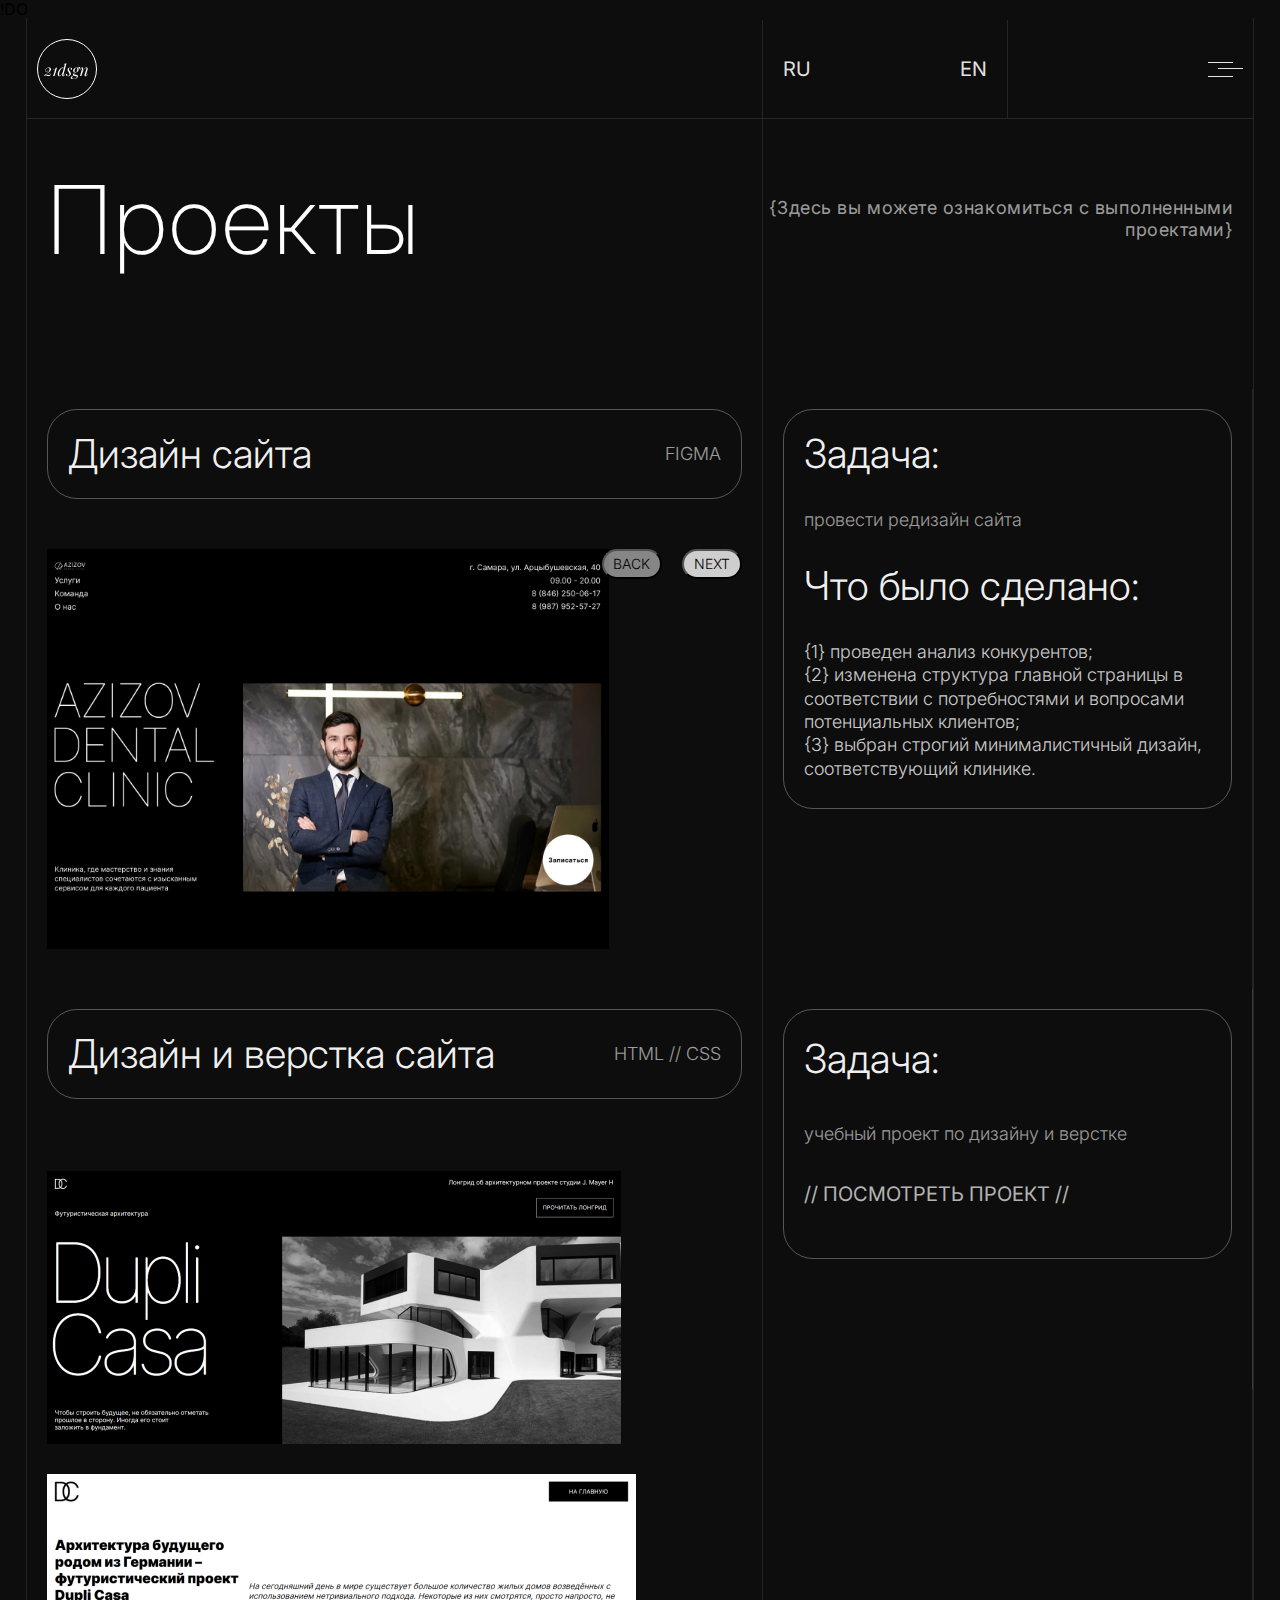
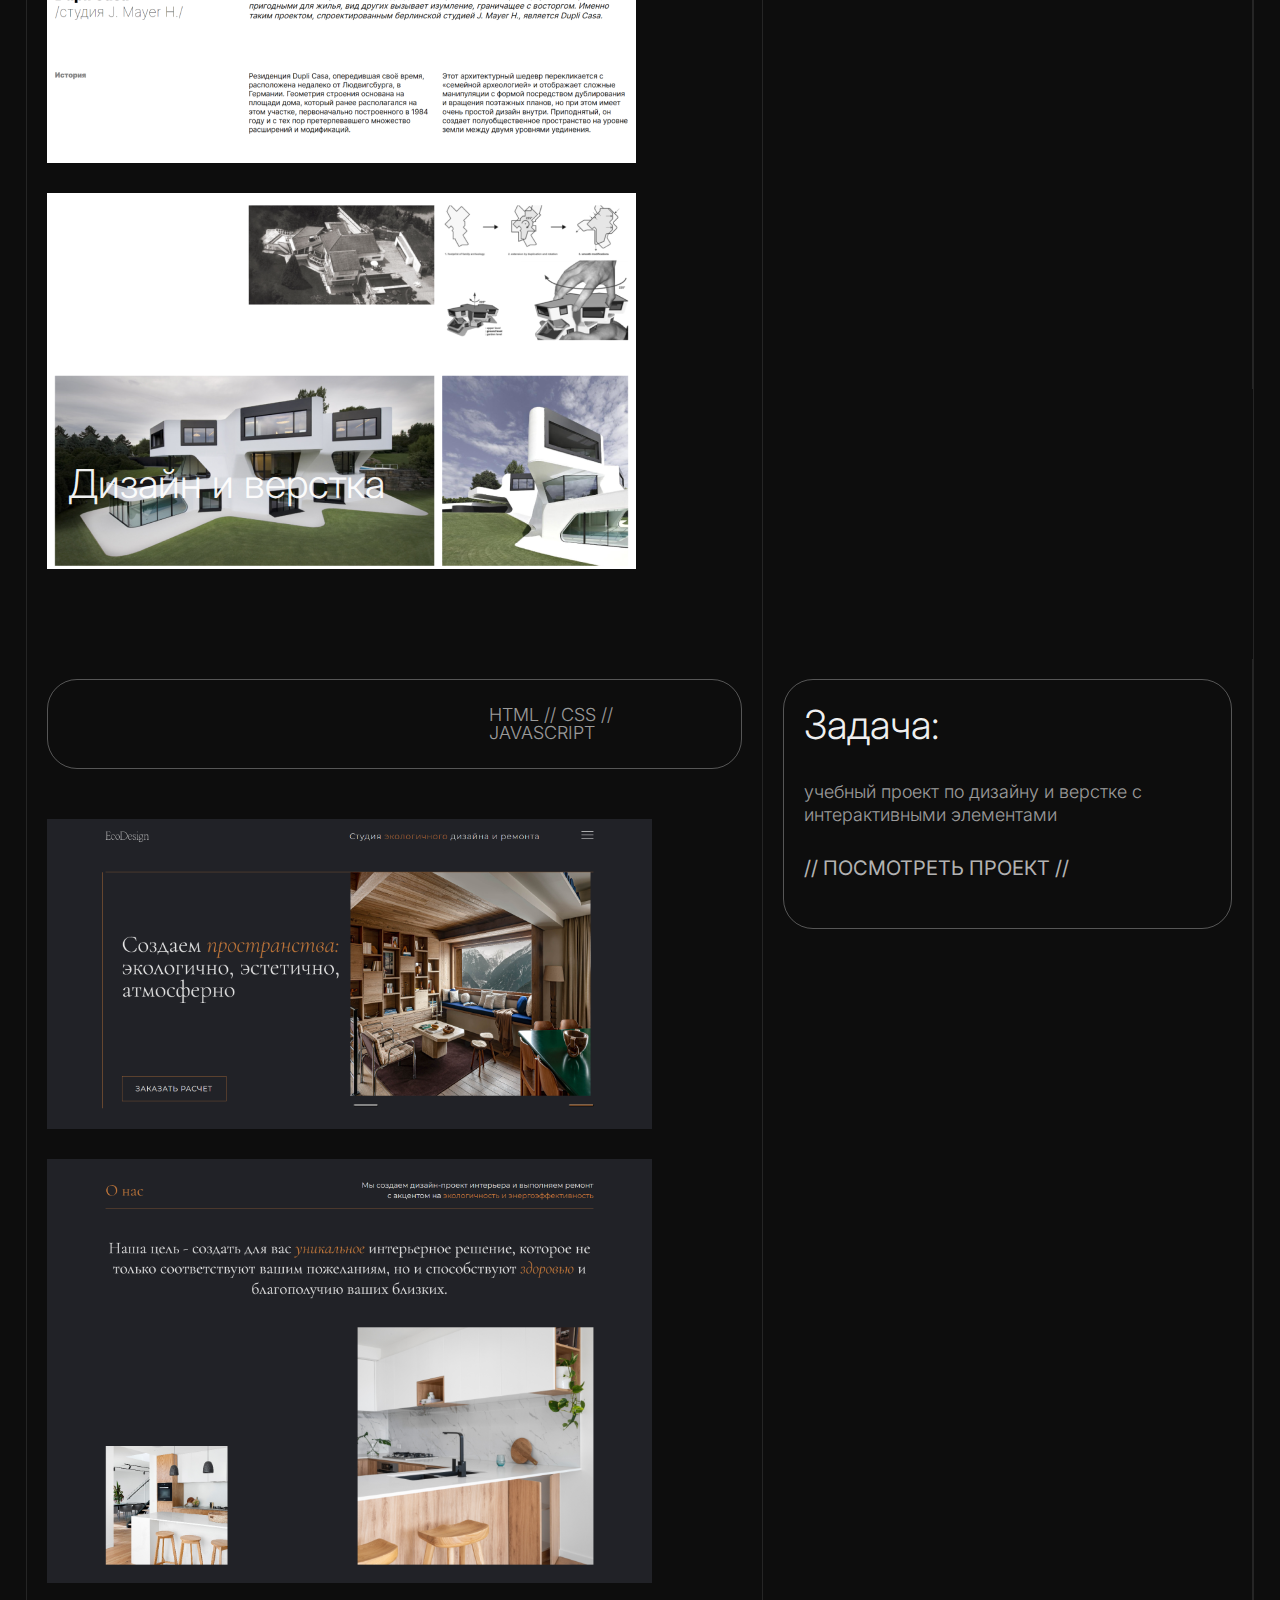
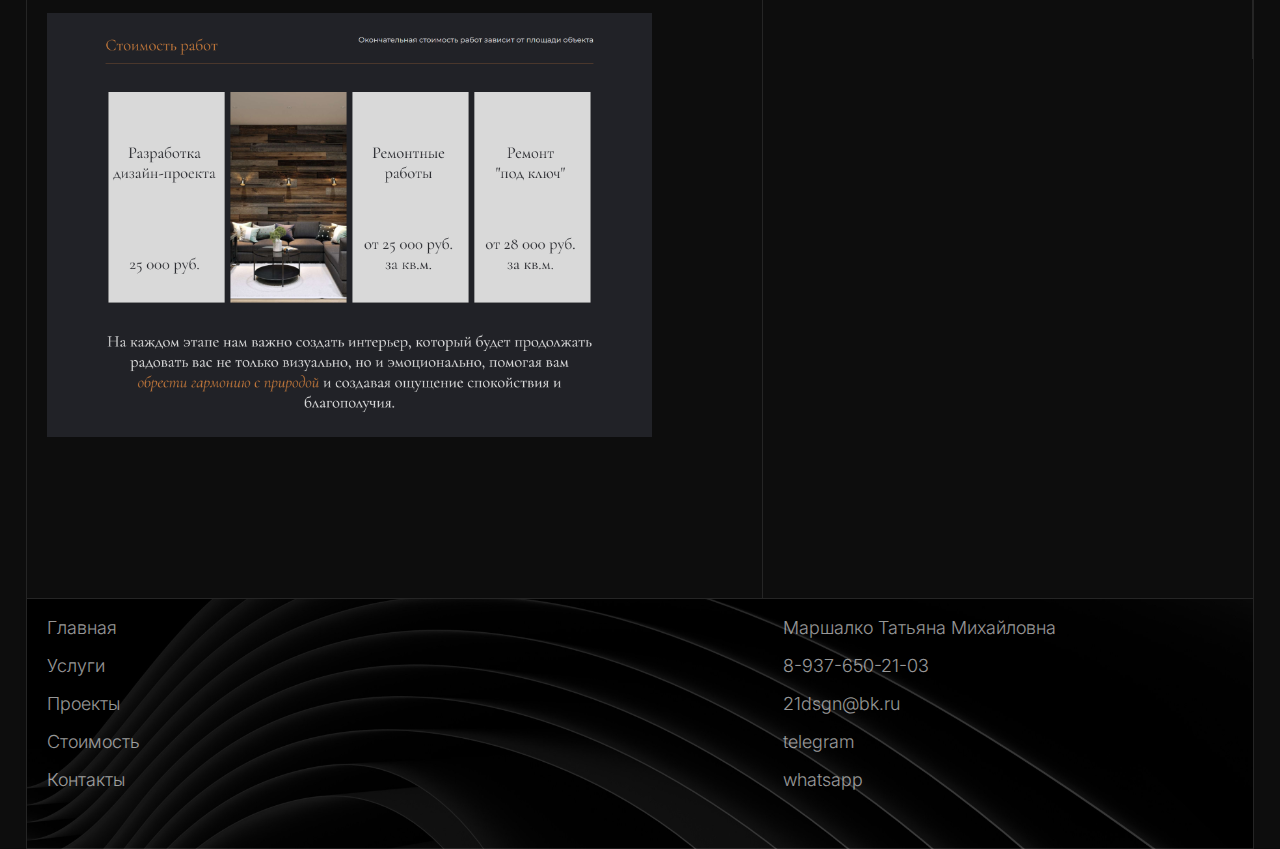
<file: projects.html>
!DOCTYPE html>
<html lang="en">
<head>
    <meta charset="UTF-8">
    <meta name="viewport" content="width=device-width, initial-scale=1.0">
    <title>Marshalko Tatyana</title>
    <link rel="stylesheet" href="./normalize.css">
    <link rel="stylesheet" href="./style_projects.css">
</head>
<body>
<div class="container">
    <div class="header">
        <div class="block-1">
            <div class="logo">
                <a href="./index.html" class="">
                <img src="./img/Group.svg" alt=""></a>
            </div>
        </div>
        <div class="block-2">
            <div class="block-2-1">
                <div class="block-2-1-1">
                    <a href="./index.html" class="menu__ru">RU</a>
                    </div>
                <div class="block-2-1-2">
                    <a href="./index_en.html" class="menu__en">EN</a>
                    </div>
            </div>
            <div class="block-2-2">
                <div class="header__menu">
                    <div class="menu__icon">
                        <span class="span "></span>
                        <span class="span span-center"></span>
                        <span class="span"></span>
                    </div>
                    <nav class="menu__body">
                        <ul class="menu__list">
                            <li class="menu__item"><a href="./index.html" class="menu__link">Главная</a></li>
                            <li class="menu__item"><a href="./services.html" class="menu__link">Услуги</a></li>
                            <li class="menu__item"><a href="./projects.html" class="menu__link">Проекты</a></li>
                            <li class="menu__item"><a href="./cost.html" class="menu__link">Стоимость</a></li>
                            <li class="menu__item"><a href="./contacts.html" class="menu__link">Контакты</a></li>
                         
                        </ul>

                    </nav>


                </div>
            </div>
        </div>

    </div>
    <div class="section-1">
        <div class="block-3">
            Проекты
        </div>
        <div class="block-4">
            {Здесь вы можете ознакомиться с выполненными проектами}
        </div>
    </div>
    <div class="section-2">
        <div class="block-section-2"></div>
    </div>
    <div class="section-3">
        <div class="block-5">
            <div class="block-5-1">
                <div class="title">Дизайн сайта</div>
                <div class="subtitle">Figma</div>
            </div>
            <div class="block-5-2">
                
                <div class="slider">
                    <img class="image show" src="./img/Главный экран 1.png">
                    <img class="image" src="./img/Услуги 1.png">
                    <img class="image" src="./img/Услуги 2.png">
                    <img class="image" src="./img/Услуги 3.png">
                    <img class="image" src="./img/Команда 1.png">
                    <img class="image" src="./img/Команда 2.png">
                    <img class="image" src="./img/О клинике 1.png">
                    <img class="image" src="./img/О клинике 2.png">
                    <img class="image" src="./img/О клинике 3.png">


                </div>
                <div class="actions">
                    <div class="button-back">
                        <input class="back" type="button" value="back">
                    </div>
                    <div class="button-next">
                        <input class="next" type="button" value="next">
                    </div>
                </div>
            </div>
        </div>
        <div class="block-6">
            <div class="block-6-1">
                <div class="block-6-1-1">Задача:</div>
                <div class="block-6-1-2">провести редизайн сайта</div>
                <div class="block-6-1-3">Что было сделано:</div>
                <div class="block-6-1-4">{1} проведен анализ конкурентов;<br>
                    {2} изменена структура главной страницы  в соответствии с потребностями и вопросами потенциальных клиентов;<br>
                    {3} выбран строгий минималистичный дизайн, соответствующий  клинике.</div>
            </div>
           
        </div> 

       
    </div>

    <div class="section-3-1">
        <div class="block-5-0">
            <div class="block-5-1">
                <div class="title">Дизайн и верстка сайта</div>
                <div class="subtitle">html // css</div>
            </div>
            <div class="block-5-2-0">
                <div class="block-5-2-0-1">
                    <img src="./img/DC-1.png" alt="">
                </div>
                <div class="block-5-2-0-1">
                    <img src="./img/DC-2.png" alt="">
                </div>
                <div class="block-5-2-0-1">
                    <img src="./img/DC-3.png" alt="">
                </div>
            
                
            </div>
        </div>
        <div class="block-6">
            <div class="block-6-1-0">
                <div class="block-6-1-1">Задача:</div>
                <div class="block-6-1-2">учебный проект по дизайну и верстке</div>
                <div class="block-6-1-3">
                    <a href="https://marshalko-tatyana.github.io/duplicasa" class="site">// Посмотреть проект //</a>
                </div>
            </div>
                
           
        </div> 
    </div>
    <div class="section-2">
        <div class="block-section-2"></div>
    </div>
    <div class="section-3-1">
        <div class="block-5-0">
            <div class="block-5-1">
                <div class="title">Дизайн и верстка сайта</div>
                <div class="subtitle">html // css // javascript</div>
            </div>
            <div class="block-5-2-0">
                <div class="block-5-2-0-1">
                    <img src="./img/ED-1.png" alt="">
                </div>
                <div class="block-5-2-0-1">
                    <img src="./img/ED-2.png" alt="">
                </div>
                <div class="block-5-2-0-1">
                    <img src="./img/ED-3.png" alt="">
                </div>
            
                
            </div>
        </div>
        <div class="block-6">
            <div class="block-6-1-0">
                <div class="block-6-1-1">Задача:</div>
                <div class="block-6-1-2">учебный проект по дизайну и верстке с интерактивными элементами</div>
                <div class="block-6-1-3">
                    <a href="https://marshalko-tatyana.github.io/EcoDesign" class="site">// Посмотреть проект //</a>
                </div>
            </div>
                
           
        </div> 
    </div>
    <div class="section-2">
        <div class="block-section-2"></div>
    </div>
    <div class="section-2">
        <div class="block-section-2"></div>
    </div>



    <div class="section-4">
        <div class="block-section-2"></div>
    </div>
    <div class="footer">
        <div class="block-7">
            <ul class="menu__footer">
                <li class="menu__footer__item"><a href="./index.html" class="menu__footer__link">Главная</a></li>
                <li class="menu__footer__item"><a href="./services.html" class="menu__footer__link">Услуги</a></li>
                <li class="menu__footer__item"><a href="./projects.html" class="menu__footer__link">Проекты</a></li>
                <li class="menu__footer__item"><a href="./cost.html" class="menu__footer__link">Стоимость</a></li>
                <li class="menu__footer__item"><a href="./contacts.html" class="menu__footer__link">Контакты</a></li>
                
            </ul>
        </div>
        <div class="block-8">
            <ul class="contacts__footer">
                <li class="menu__footer__item">Маршалко Татьяна Михайловна</li>
                <li class="menu__footer__item"><a href="tel:+79376502103" class="menu__footer__link">8-937-650-21-03</a></li>
                <li class="menu__footer__item"><a href="mailto:21dsgn@bk.ru" class="menu__footer__link">21dsgn@bk.ru</a></li>
                <li class="menu__footer__item"><a href="https://t.me/marshalko_tatyana" class="menu__footer__link">telegram</a></li>
               
                <li class="menu__footer__item"><a href="https://wa.me/79376502103" class="menu__footer__link">whatsapp</a></li>
            </ul>
        </div>
    </div>
</div>

<script src="./script.js"></script>  
</body>
</html>
</file>
<file: style_projects.css>
@import url('https://fonts.googleapis.com/css2?family=Inter:wght@100;200;300;400;500;600;700;800;900&display=swap');
* {font-family: 'Inter', sans-serif;
   
}

* {
    margin: 0;
    padding: 0;
    box-sizing: border-box;
}

body {
    background-color: #0D0D0D;
    background-position: right;
    background-repeat: no-repeat;
    background-size: cover;
}

.container {
   
    max-width: 96%;
    height: 1700px;
    margin: 0 auto;
    border-top: 1px solid rgba(255, 255, 255, 0.10);

}

.header {
    position: sticky;
    top: 1%;
    
    width: 100%;
    height: 100px;
    margin: 0;
    display: flex;
    border: 1px solid rgba(255, 255, 255, 0.10);
    background-color:  #0D0D0D;
    
 
}

.block-1 {
    display: flex;
    justify-content: left;
    align-items: center;
    width: 60%;
    height: 100%;
    margin: 0;
    border-right: 1px solid rgba(255, 255, 255, 0.10);
    background-color:  #0D0D0D;

}

.logo {
   padding-left: 10px;
   padding-top: 5px;
   padding-bottom: 5px;
    background-position: center;
    background-repeat: no-repeat;
    background-size: cover;

}

.block-2 {
   
    width: 40%;
    height: 100%;
    margin-right: 0px;
    margin-top: 0px;
    display: flex;
    background-color:  #0D0D0D;
    

}

.block-2-1 {
   
    width: 50%;
    height: 100%;
    border-right: 1px solid rgba(255, 255, 255, 0.10);
    display: flex;
    justify-content: space-between;
    align-items: center;
    padding: 20px;

}

.block-2-2 {
   
    width: 50%;
    height: 100%;
    
    display: flex;
    justify-content: end;
    align-items: center;
    padding: 20px;

}

.menu__ru, .menu__en {
    text-transform: uppercase;
    text-decoration: none;
    cursor: pointer;
    color: rgba(255, 255, 255, 0.90);
    text-align: center;
    font-family: Inter;
    font-size: clamp(8px, 5vw, 20px);
    font-style: normal;
    font-weight: 400;
    line-height: 100%; 
    transition: 1s; 

}

.menu__ru:hover {
    transform: scale(1.2);
}


.menu__en:hover {
    transform: scale(1.2);
}

.menu__body {
    position: absolute;
    bottom: 100%;
    left: 0;
    height: 100vh;
    width: 100%;
    background-color: #0D0D0D;
    display: flex;
    overflow: auto;
    transition: all .2s;
}

.menu__body.active {
        transform: translateY(100%);
        z-index: 1;
        
}

.menu__list {
    list-style-type: none;
    display: flex;
    flex-direction: column;
    gap: 0;
    margin: auto;
    padding: 30px;

}

.menu__link {
    color: #ffffff;
    text-align: center;
    font-family: Inter;
    font-size: clamp(8px, 5vw, 20px);
    font-style: normal;
    font-weight: 400;
    line-height: 100%; 
    text-transform: uppercase;
    text-decoration: none;
    display: block;
    margin-bottom: 30px;
}

.menu__link:hover {
    text-decoration: underline;

}

.menu__icon {
    display: block;
    width: 25px;
    height: 15px;
    z-index: 2;
    position: relative;
    margin-right: 0px;
    cursor: pointer;
}

.span-center {
    margin-left: 10px;
}

.menu__icon span {
    position: absolute;
    top: calc(50% - 1px);
    
    left: 0;
    width: 100%;
    height: 1px;
    background-color: #E5E5E5;
    transition: all .2s;

}

.menu__icon span:first-child {
    top: 0;
    

}
.menu__icon span:last-child {
    top: auto;
    bottom: 0;
    

}

.menu__icon.active span {
    transform: scale(0);

}

.menu__icon.active span:first-child  {
    transform: rotate(-45deg);
    top: calc(50% - 1px);
   
}

.menu__icon.active span:last-child {
    transform: rotate(45deg);
    bottom: calc(50% - 1px);
}

.menu__button {
    text-transform: uppercase;
    text-decoration: none;
    cursor: pointer;
    color: #0D0D0D;
    text-align: center;
    font-family: Inter;
    font-size: clamp(8px, 5vw, 20px);
    font-style: normal;
    font-weight: 400;
    line-height: 100%; 
    text-transform: uppercase;
    transition: 1s; /* Время эффекта */
}

.menu__button:hover {
    transform: scale(1.2);
    
}

.section-1 {
   height: 200px;
    width: 100%;
    margin: 0;
    display: flex;
    border-left: 1px solid rgba(255, 255, 255, 0.10);
    border-right: 1px solid rgba(255, 255, 255, 0.10);
    
}

.block-3 {
    width: 60%;
    margin: 0;
    display: flex;
    justify-content: left;
    align-items: center;
    border-right: 1px solid rgba(255, 255, 255, 0.10);
    padding: 20px;
    color: #FFF;
    font-family: Inter;
    font-size: 95px;
    font-style: normal;
    font-weight: 200;
    line-height: normal;
    letter-spacing: 2.85px;
}

.block-4 {
    width: 40%;
    display: flex;
    justify-content: right;
    align-items: center;
    margin-right: 0px;
    margin-top: 0px;
    color: rgba(255, 255, 255, 0.60);
    text-align: right;
    font-family: Inter;
    font-size: 18px;
    font-style: normal;
    font-weight: 400;
    line-height: 126%; /* 22.68px */
    letter-spacing: 0.54px;
    padding-right: 20px;

}

.section-2 {
   
    width: 100%;
    height: 70px;
    display: flex;
    border-left: 1px solid rgba(255, 255, 255, 0.10);
    border-right: 1px solid rgba(255, 255, 255, 0.10);
   
}

.block-section-2 {
    width: 60%;
    height: 100%;
    border-right: 1px solid rgba(255, 255, 255, 0.10);
}

.section-3 {
   height: 600PX;
    width: 100%;
    display: flex;
    border-right: 1px solid rgba(255, 255, 255, 0.10);
    border-left:  1px solid rgba(255, 255, 255, 0.10);
    
   
}
.section-3-1 {
    border-left:  1px solid rgba(255, 255, 255, 0.10);
    border-right: 1px solid rgba(255, 255, 255, 0.10);
    
    width: 100%;
    display: flex;
    
 
}

.block-5 {
    
   height: 600px;
    width: 60%;
    margin: 0;
    display: flex;
    flex-direction: column;
    justify-content: space-between;
    align-items: center;
    border-right: 1px solid rgba(255, 255, 255, 0.10);
   
    
    padding: 20px;
}


.block-5-0 {
    
height: 1200px;
width: 60%;
margin: 0;
display: flex;
flex-direction: column;
justify-content: space-between;
align-items: center;
border-right: 1px solid rgba(255, 255, 255, 0.10);
padding: 20px;

}


.block-5-1 {
    width: 100%;
    height: 90px;
    display: flex;
    justify-content: space-between;
    align-items: center;
    border: 1px solid rgba(255, 255, 255, 0.30);
    border-radius: 30px;
    padding: 20px;
    margin-bottom: 50px;
}

.block-5-2  {
    width: 100%;
    height: 450px;
    display: flex;
    
    justify-content: space-around;
    
}

.image{
    width: auto;
    height: 400px;
    opacity: 0;
    position: absolute;
    
}
.show{
    opacity: 1;
    width: auto;
    height: 400px;
   
}
.slider {
    display: flex;
    width: 100%;
    height: 400px;
    z-index: -1;
    margin-bottom: 30px;
}

.actions {
    display: flex;
    gap: 20px;
    justify-content: space-between;
    height: 30px;
   
    
}
.next {
    width: 60px;
    height: 30px;
    background-color: rgba(255, 255, 255, 0.80);
    border-radius: 15px;
    font-family: Inter;
    font-size: 14px;
    font-style: normal;
    font-weight: 300;
    line-height: 100%; /* 18px */
    text-transform: uppercase;

}
.back {
    width: 60px;
    height: 30px;
    border-radius: 15px;
    background-color: rgba(255, 255, 255, 0.50);
    font-family: Inter;
    font-size: 14px;
    font-style: normal;
    font-weight: 300;
    line-height: 100%; /* 18px */
    text-transform: uppercase;
}



.subtitle {
    color: rgba(255, 255, 255, 0.60);

font-family: Inter;
font-size: 18px;
font-style: normal;
font-weight: 300;
line-height: 100%; /* 18px */
text-transform: uppercase;
}

.title {
    color: rgba(255, 255, 255, 0.95);

font-family: Inter;
font-size: 40px;
font-style: normal;
font-weight: 300;
line-height: 12
}



.block-6 {
    height: 1000px;
    width: 40%;
    display: flex;
    flex-direction: column;
    justify-content: space-between;
    align-items: center;
    border-right: 1px solid rgba(255, 255, 255, 0.10);
  
    padding: 20px;
 }

 .block-6-1 {
    width: 100%;
    height: 400px;
    border: 1px solid rgba(255, 255, 255, 0.30);
    border-radius: 30px;
    padding: 20px;
 }

.block-6-1-0 {
    width: 100%;
    height: 250px;
    border: 1px solid rgba(255, 255, 255, 0.30);
    border-radius: 30px;
    padding: 20px;
    display: flex;
    flex-direction: column;
    justify-content: space-around;

 }

.block-6-1-1 {
    color: rgba(255, 255, 255, 0.95);

    font-family: Inter;
    font-size: 40px;
    font-style: normal;
    font-weight: 300;
    line-height: 120%; 
    margin-bottom: 30px;
}

.block-6-1-2 {
    color: rgba(255, 255, 255, 0.60);

    font-family: Inter;
    font-size: 18px;
    font-style: normal;
    font-weight: 300;
    line-height: 130%; 
    margin-bottom: 30px;
}

.block-6-1-3 {
    color: rgba(255, 255, 255, 0.95);

    font-family: Inter;
    font-size: 40px;
    font-style: normal;
    font-weight: 300;
    line-height: 120%; 
    margin-bottom: 30px;
}

.block-6-1-4 {
    color: rgba(255, 255, 255, 0.80);

    font-family: Inter;
    font-size: 18px;
    font-style: normal;
    font-weight: 300;
    line-height: 130%; 
}

.site {
    text-transform: uppercase;
    text-decoration: none;
    cursor: pointer;
    color: rgba(255, 255, 255, 0.70);
    text-align: center;
    font-family: Inter;
    font-size: clamp(8px, 5vw, 20px);
    font-style: normal;
    font-weight: 400;
    line-height: 100%; 
    transition: 1s; /* Время эффекта */
      
}
    
.site:hover {
    transform: scale(1.2);
        
}

.block-5-2-0 {
    width: 100%;
    display: flex;
    flex-direction: column;
    gap: 30px;
}

.section-4 {
    width: 100%;
    height: 200px;
 
    border-left: 1px solid rgba(255, 255, 255, 0.10);
    border-right: 1px solid rgba(255, 255, 255, 0.10);
    border-bottom: 1px solid rgba(255, 255, 255, 0.10);
}

.footer {
    background-image: url(./3.jpg);
    background-position: right;
    background-repeat: no-repeat;
    background-size: cover;

    width: 100%;
    height: 250px;
    display: flex;
    border-left: 1px solid rgba(255, 255, 255, 0.10);
    border-right: 1px solid rgba(255, 255, 255, 0.10);
    border-bottom: 1px solid rgba(255, 255, 255, 0.10);
}

.block-7 {
    width: 60%;
    margin: 0;
    padding: 20px;
    
    
}

.block-8 {
   
    width: 40%;
    padding: 20px;
}

.menu__footer__item {
    
    margin-bottom: 20px;
    list-style-type: none;
    color: rgba(255, 255, 255, 0.60);

    font-family: Inter;
    font-size: 18px;
    font-style: normal;
    font-weight: 300;
    line-height: 100%; 
}

.menu__footer__link {
   
    text-decoration: none;
    
    
    color: rgba(255, 255, 255, 0.60);

font-family: Inter;
font-size: 18px;
font-style: normal;
font-weight: 300;
line-height: 100%; 
}
</file>
